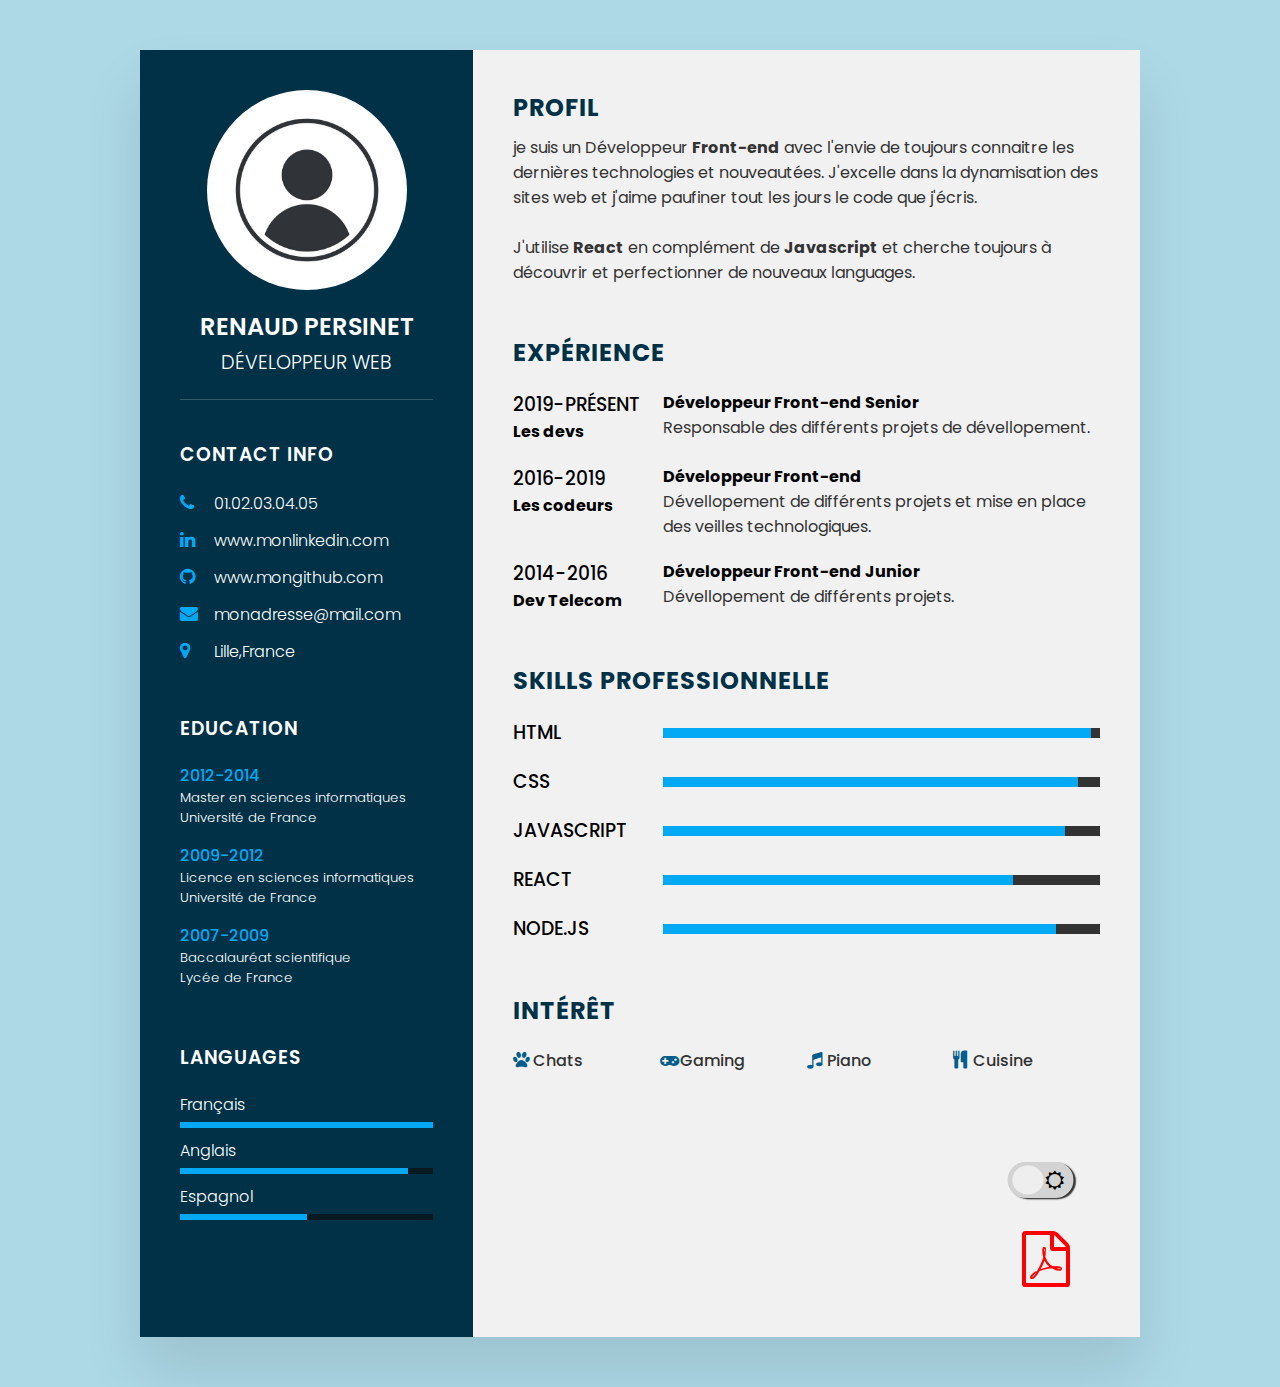
<file: index.html>
<!DOCTYPE html>
<html lang="en">
<head>
    <meta charset="UTF-8">
    <link rel="stylesheet" type="text/css" href="./css/style.css">
    <link rel="stylesheet" href="https://cdnjs.cloudflare.com/ajax/libs/font-awesome/4.7.0/css/font-awesome.css" 
    integrity="sha512-5A8nwdMOWrSz20fDsjczgUidUBR8liPYU+WymTZP1lmY9G6Oc7HlZv156XqnsgNUzTyMefFTcsFH/tnJE/+xBg==" crossorigin="anonymous" referrerpolicy="no-referrer">
    <meta http-equiv="X-UA-Compatible" content="IE=edge">
    <meta name="viewport" content="width=device-width, initial-scale=1.0">
    <!-- test meta description pour page insight -->
    <meta name="description" content="Web development Curriculum Vitae for Renaud Persinet , github project related. ">
    <title>CV Renaud</title>
</head>
<body>
<div class="container">
    <div class="left_Side">
        <div class="profileText">
            <div class="imgBx">
                <img src="./image/img.jpg" alt="Photo Renaud">
            </div>
            <h2>Renaud Persinet<br><span>Développeur Web</span></h2>
        </div>
        <div class="contactInfo">
            <h3 class="title">contact Info</h3>
            <ul>
                <li>
                    <span class="icon"><i class="fa fa-phone" aria-hidden="true"></i></span>
                    <span class="text">01.02.03.04.05</span>
                </li>
                <li>
                    <span class="icon"><i class="fa fa-linkedin" aria-hidden="true"></i></span>
                    <span class="text"><a href="https://www.linkedin.com/feed/" target="_blank" style="text-decoration:none">www.monlinkedin.com</a></span>
                </li>
                <li>
                    <span class="icon"><i class="fa fa-github" aria-hidden="true"></i></span>
                    <span class="text"><a href="https://github.com" target="_blank" style="text-decoration:none">www.mongithub.com</a></span>
                </li>
                <li>
                    <span class="icon"><i class="fa fa-envelope" aria-hidden="true"></i></span>
                    <span class="text"><a href="https://www.google.com/intl/fr/gmail/about/" target="_blank" style="text-decoration:none">monadresse@mail.com</a></span>
                </li>
                <li>
                    <span class="icon"><i class="fa fa-map-marker" aria-hidden="true"></i></span>
                    <span class="text">Lille,France</span>
                </li>
            </ul>
        </div> 
<!-- changement h4 h5 -->
        <div class="contactInfo education">
            <h3 class="title">Education</h3>
            <ul>
                <li>
                    <h4>2012-2014</h4>
                    <h5>Master en sciences informatiques</h5>
                    <h5>Université de France</h5>
                </li>
                <li>
                    <h4>2009-2012</h4>
                    <h5>Licence en sciences informatiques</h5>
                    <h5>Université de France</h5>
                </li>
                <li>
                    <h4>2007-2009</h4>
                    <h5>Baccalauréat scientifique</h5>
                    <h5>Lycée de France</h5>
                </li>
            </ul>
        </div> 

        <div class="contactInfo language ">
            <h3 class="title">Languages</h3>
            <ul>
                <li>
                    <span class="text">Français</span>
                    <span class="percent">
                    <span style="width: 100%;"></span>
                    </span>
                </li>
                <li>
                    <span class="text">Anglais</span>
                    <span class="percent">
                    <span style="width: 90%;"></span>
                    </span>
                </li>
                <li>
                    <span class="text">Espagnol</span>
                    <span class="percent">
                    <span style="width: 50%;"></span>
                    </span>
                </li>
            </ul>
        </div>
    </div>
<!-- "plusieurs classes possible+id+etc." -->
        <div class="right_Side light" id="right_Side">
          <div class="about">
           <h2 class="title2">Profil</h2> 
           <p>je suis un Développeur <strong>Front-end</strong> avec l'envie de toujours connaitre les dernières technologies et nouveautées. 
            J'excelle dans la dynamisation des sites web et j'aime paufiner tout les jours le code que j'écris.
            <br><br>J'utilise <strong>React</strong> en complément de <strong>Javascript</strong> et cherche toujours à découvrir et perfectionner de nouveaux languages.</p>
          </div> 
          <div class="about">
            <h2 class="title2">Expérience</h2> 
            <div class="box">
              <div class="year_company">
                <h3>2019-Présent</h3>
                <h4>Les devs</h4>
              </div>
              <div class="text">
                <h4>Développeur Front-end Senior</h4>
                <p>Responsable des différents projets de dévellopement. </p>
              </div>  
            </div>
            <div class="box">
                <div class="year_company">
                  <h3>2016-2019</h3>
                  <h4>Les codeurs</h4>
                </div>
                <div class="text">
                  <h4>Développeur Front-end </h4>
                  <p>Dévellopement de différents projets et mise en place des veilles technologiques. </p>
                </div>  
              </div>
              <div class="box">
                <div class="year_company">
                  <h3>2014-2016</h3>
                  <h4>Dev Telecom</h4>
                </div>
                <div class="text">
                  <h4>Développeur Front-end Junior</h4>
                  <p>Dévellopement de différents projets. </p>
                </div>  
              </div>
          </div> 

          <div class="about skills">
            <h2 class="title2">Skills Professionnelle</h2>
            <div class="box">
                <h3>HTML</h3>
                <div class="percent">
                <div style="width: 98%;"></div>
                </div>
            </div>
            <div class="box">
                <h3>CSS</h3>
                <div class="percent">
                    <div style="width: 95%;"></div>
                </div>
            </div>
                <div class="box">
                    <h3>Javascript</h3>
                    <div class="percent">
                        <div style="width: 92%;"></div>
                    </div>
                </div>
                <div class="box">
                    <h3>React</h3>
                    <div class="percent">
                        <div style="width: 80%;"></div>
                    </div>
                </div>
                <div class="box">
                    <h3>Node.JS</h3>
                    <div class="percent">
                        <div style="width: 90%;"></div>
                    </div>
                </div>
            </div>

            <div class="about interest">
                <h2 class="title2">Intérêt</h2>
            <ul>
                <li><i class="fa fa-paw" aria-hidden="true"></i>Chats</li>
                <li><i class="fa fa-gamepad" aria-hidden="true"></i>Gaming</li>
                <li><i class="fa fa-music" aria-hidden="true"></i>Piano</li>
                <li><i class="fa fa-cutlery" aria-hidden="true"></i>Cuisine</li>
            </ul>
            <!-- logo PDF -->
            <div class="about download">
                <a href="./cv.pdf/doc.pdf" target="_blank" aria-label="pdf"><i class="fa fa-file-pdf-o" aria-hidden="true"></i></a>
            </div>
            </div>     
              <!-- debut test JS -->
              <div class="toggle">
                <input type="checkbox" class="checkbox" id="darkmode">
                <label for="darkmode" class="label">
                    <i class="fa fa-moon-o" aria-hidden="true"></i>
                    <i class="fa fa-sun-o" aria-hidden="true"></i>
                    <span class="ball"></span>
                </label>
            </div>
        </div>

              <!-- Fin test JS -->    
    </div>

   
<script src="./js/script.js"></script>     
</body>
</html>
</file>
<file: css/style.css>
@import url('https://fonts.googleapis.com/css2?family=Poppins:wght@200;300;400;500;600;700;800;900&display=swap');
* 
/*  Photo de profil et Titre*/
{
    margin: 0;
    padding: 0;
    box-sizing: border-box;
    font-family: 'Poppins', sans-serif;
}
body
{
    background-color: lightblue;
    display: flex;
    justify-content: center;
    align-items: center;
    min-height: 100vh;
}
/* === DARK MODE === */
.toggle {
    padding: 2rem;
    display: flex;
    flex-direction: row-reverse;
}

.label {
    height: 30px;
    width: 55px;
    background: lightgray;
    padding: 5px 8px;
    border-radius: 50px;
    cursor: pointer;
    display: flex;
    align-items: center;
    justify-content: space-between;
    position: relative;
    transform: scale(1.2);
    box-shadow: 2px 1px 1px #333;
    margin-bottom: 70px;
}
.label .ball {
    background: #eee;
    border-radius: 50%;
    height: 24px;
    width: 26px;
    position: absolute;
    left: 4px;
    transform: translateX(0px);
    transition: 0.4s cubic-bezier(0.45, -1.12, 0.35, 1.78);
}
.checkbox {
    display: none;
}
.checkbox:checked + .label .ball {
    transform: translateX(21px);
}
.bx .bx-moon {
    color: #000;
}
.dark {
    background: #000;
    color: #fff;
}

.container .dark {
    background: #000;
    width: 105%;
    margin: 0;
}
.container
{
    position: relative;
    width: 100%;
    max-width: 1000px;
    min-height: 100px;
    background:#fff ;
    margin: 50px;
    display: grid;
    grid-template-columns: 1fr 2fr;
    box-shadow: 0 35px 55px rgba(0,0,0,0.1) ;
}
.container .left_Side
{
    position: relative;
    background: #003147;
    padding: 40px;
}
.profileText
{
   position: relative;
   display: flex;
   flex-direction: column;
   align-items: center;
   padding-bottom: 20px;
   border-bottom: 1px solid rgba(255,255,255, 0.2); 
}
.profileText .imgBx
{
    position: relative;
    width: 200px;
    height: 200px;
    border-radius: 50%;
    overflow: hidden;
}
.profileText .imgBx img
{
    position: absolute;
    top: 0;
    left: 0;
    width: 100%;
    height: 100%;
    object-fit: cover;
}
.profileText h2
{
    color: #fff;
    font-size: 1.5em;
    margin-top: 20px;
    text-transform: uppercase;
    text-align: center;
    font-weight: 600;
    line-height: 1.4em;
}
.profileText h2 span
{
    font-size: 0.8em;
    font-weight: 300;
}

/* Informations contact */
.contactInfo
{
    padding-top: 40px;
}
.contactInfo ul
{
    position: relative;
}
.contactInfo ul li
{
    position: relative;
    list-style: none;
    margin: 10px 0;
    cursor: pointer;
    text-decoration: none;
}
.contactInfo ul li .icon
{
    display: inline-block;
    width: 30px;
    font-size: 18px;
    color: #03a9f4;
}
.contactInfo ul li span
{
    color: #fff;
    font-weight: 300;
}
.contactInfo.education li
{
    margin-bottom: 15px;
}
.contactInfo.education h4
{
    color: #03a9f4;
    font-weight: 500;
}
.contactInfo.education h4:nth-child(2)
{
    color: #fff;
    font-weight: 500;
}
.contactInfo.education h5
{
    color: #fff;
    font-weight: 300;
}
.contactInfo.language .percent
{
    position: relative;
    width: 100%;
    height: 6px;
    background: #081921;
    display: block;
    margin-top: 5px;
}
/* Test correction de div en span */
.contactInfo.language .percent span
{
    position: absolute;
    top: 0;
    left: 0;
    height: 100%;
    background: #03a9f4;
}
/* Succes */

.title
{
    color: #fff;
    text-transform: uppercase;
    font-weight: 600;
    letter-spacing: 1px;
    margin-bottom: 20px;
}
/* !!!Partie droite background pour fonction JS */
.container .right_Side
{
    position: relative;
    background-color: #fff;
    padding: 40px;
    transition: 1s;
}

.container .right_Side.darkmode
{
    background-color: #333;
    color: #f0f0f0;
}
.container .right_Side.light
{
    background-color: #f1f1f1;
    color: #000;
}
.container .right_Side.darkmode .box h3
{
    color: #64CFFC;
}
.container .right_Side.darkmode .skills .box h3
{
    color: #fff;
}
.container .right_Side.darkmode .skills .box .percent
{
    background-color: #fff;
}


.container .right_Side.darkmode .title2
{
    color: #64CFFC;
}
.container .right_Side.darkmode .about .box .year_company h3
{
    color: #fff;
}
.container .right_Side.darkmode .interest ul li
{
    color: #fff;
}
.about
{
    margin-bottom: 50px;
}
.about:last-child
{
    margin-bottom: 0;
}
.title2
{
    color: #003147;
    text-transform: uppercase;
    letter-spacing: 1px;
    margin-bottom: 10px;
}
/* !!! Changement couleur police fonction JS */
.light p
{
    color: #333;
}
.darkmode p
{
    color: #fff;
}
.about .box
{
    display: flex;
    flex-direction: row;
    margin: 20px 0;
}
/* !!! Changement couleur police fonction JS */
.about .box .year_company
{
    min-width: 150px;
}
.about .box .year_company h3
{
    text-transform: uppercase;
    color: black;
    font-weight: 500;
}
.about .box .text h3
{
    text-transform: uppercase;
    color: #035E8C;
    font-size: 16px;
}
.skills .box
{
    position: relative;
    width: 100%;
    display: grid;
    grid-template-columns: 150px 1fr;
    justify-content: center;
    align-items: center;
}
/* !!!Changment couleur */
.skills .box h3
{
    text-transform: uppercase;
    color: black;
    font-weight: 500;
}
.skills .box .percent
{
    position: relative;
    width: 100%;
    height: 10px;
    background: #333;
}
.skills .box .percent div
{
    position: absolute;
    top: 0;
    left: 0;
    height: 100%;
    background: #03a9f4;
}
.interest ul
{
    display: grid;
    grid-template-columns: repeat(4,1fr);
}
.interest ul li
{
    list-style: none;
    color: #333;
    font-weight: 500;
    margin: 10px 0;
}
.interest ul li .fa
{
    color: #035E8C;
    font-size: 18px;
    width: 20px;
}
.download .fa
{
    color: red;
    height: 1em;
    font-size: 3.5em;
    size: 30px;
    position: absolute; right: 70px; bottom: 50px;
    cursor: pointer;
    
}
 

/* format responsif */
@media (max-width: 1000px)
{
    .container
    {
        margin: 10px;
        grid-template-columns: repeat(1,1fr);
    } 
    .interest ul
    {
        grid-template-columns: repeat(2,1fr); 
    }
}

@media (max-width: 600px)
{
    .about .box
    {
        flex-direction: column;
    }
    .about .box .year_company
    {
        margin-bottom: 5px;
    }
    .interest ul
    {
        grid-template-columns: repeat(1,1fr); 
    }
    .skills .box
    {
        grid-template-columns: repeat(1,1fr);
    }
}

/* link non visité */
a:link {
    color: #fff;
  }
  
  /* link visité */
  a:visited {
    color: #fff;
  }
  
  /* link hover */
  a:hover {
    color: #fff;
  }
  
  /* lien click */
  a:active {
    color: #fff;
  }
</file>
